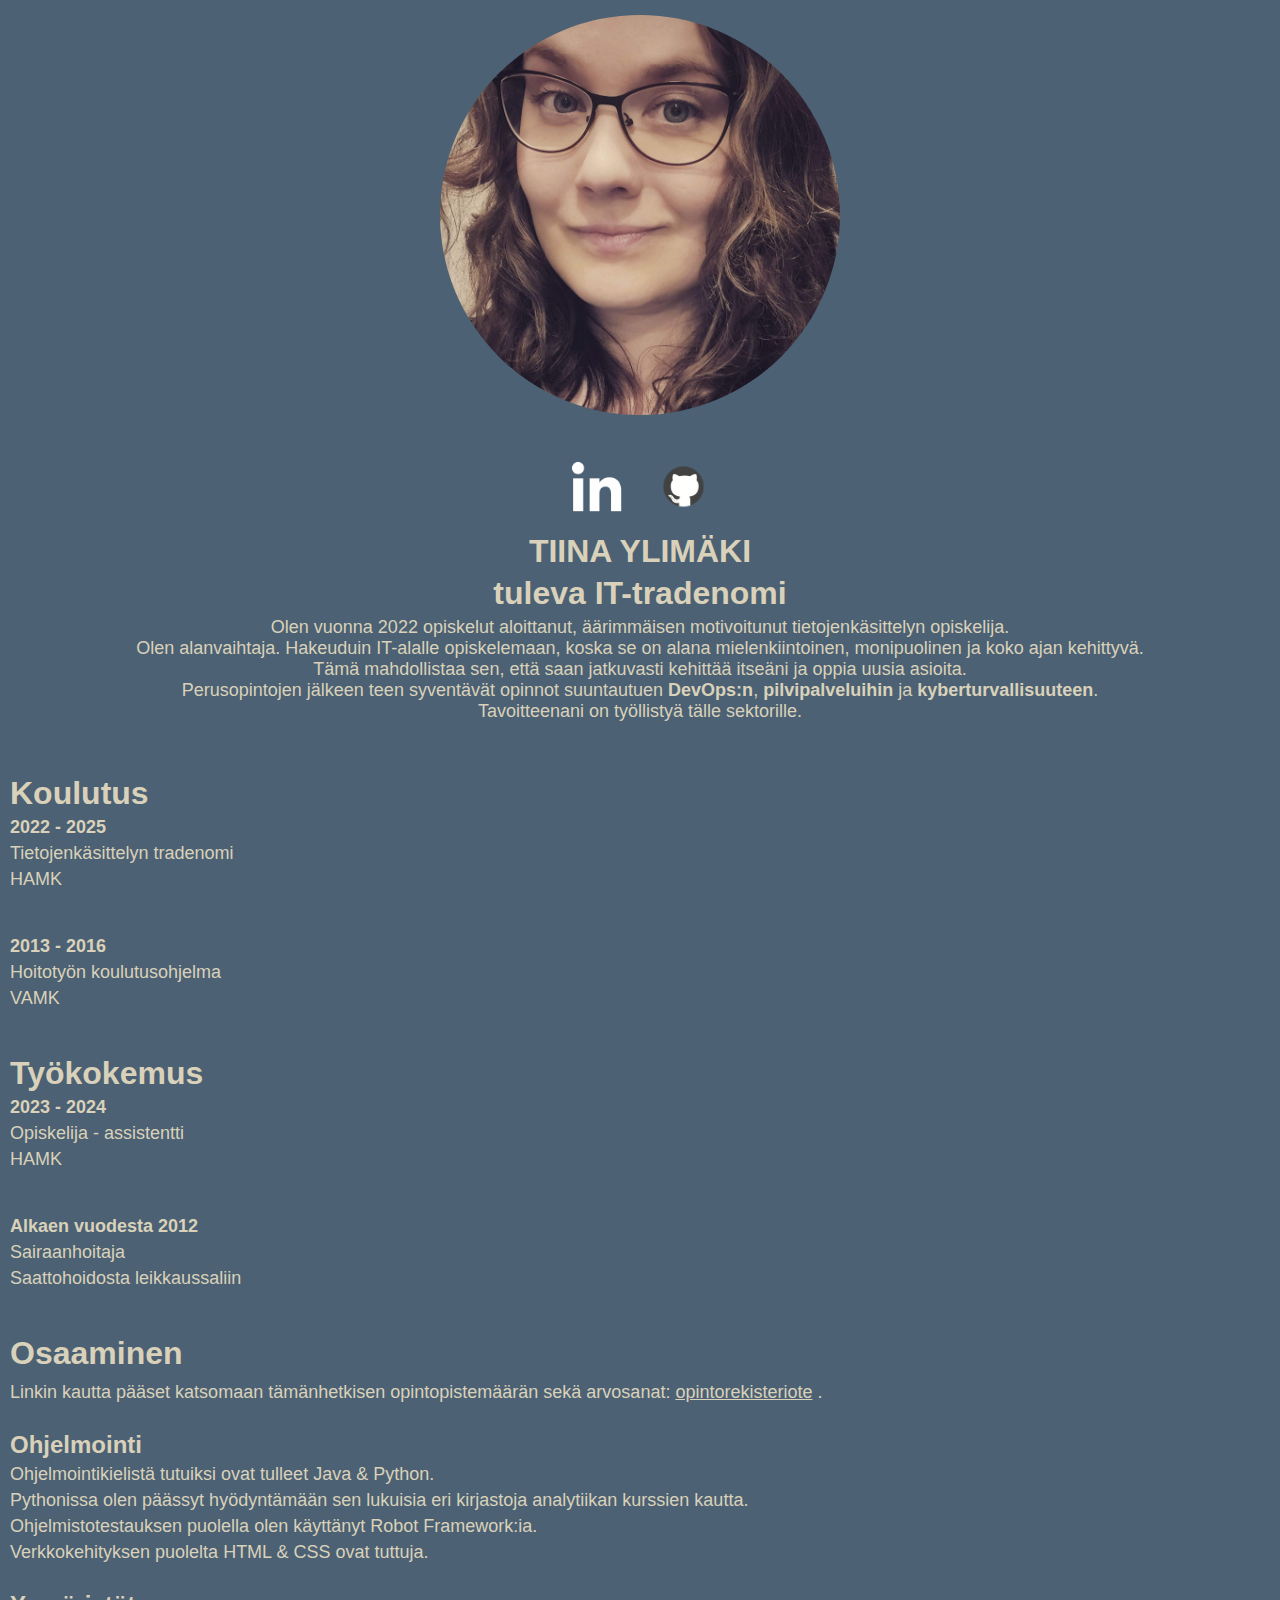
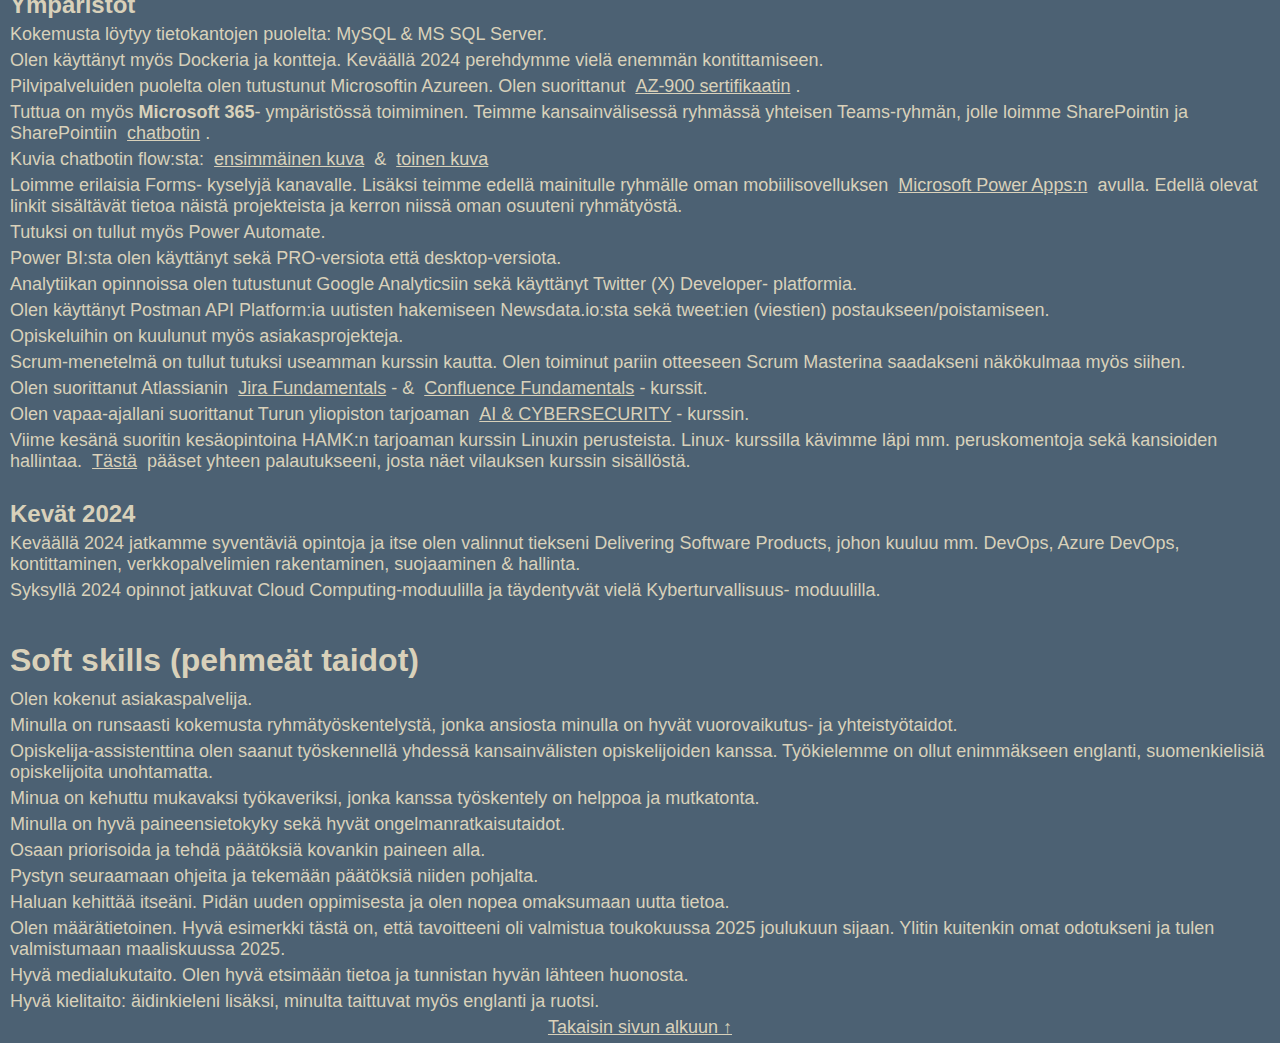
<file: curriculumvitae.html>
<!DOCTYPE html>
<html lang="en">
<head>
    <meta charset="UTF-8">
    <meta http-equiv="X-UA-Compatible" content="IE=edge">
    <meta name="viewport" content="width=device-width, initial-scale=1.0">
    <link href="https://cdn.jsdelivr.net/npm/bootstrap@5.3.0-alpha1/dist/css/bootstrap.min.css" rel="stylesheet" integrity="sha384-GLhlTQ8iRABdZLl6O3oVMWSktQOp6b7In1Zl3/Jr59b6EGGoI1aFkw7cmDA6j6gD" crossorigin="anonymous">
    <link href="css/style.css" rel="stylesheet" type="text/css">
    <title> CV (Tiina) </title>
</head>

<body>
  
<header>
<div class="row">
  <img src="assets/naama.jpg" alt="Moiccu" id="myphoto"/>
</div>
<div class="about-section">
<div class="col-xs-9">
    <center>
        <a href="https://www.linkedin.com/in/tiina-ylimaki/" target="_blank"><img class="photo1" src="assets/linkkari.png"></img></a>

        <a href="https://github.com/tiibuturner" target="_blank"><img class="photo2" src="assets/GitHub.png"></img> </a>

    </center>
  <h1>TIINA YLIMÄKI</h1>
  <h1>tuleva IT-tradenomi</h1>
  <p>Olen vuonna 2022 opiskelut aloittanut, äärimmäisen motivoitunut tietojenkäsittelyn opiskelija.<br>Olen alanvaihtaja. Hakeuduin IT-alalle opiskelemaan, koska se on alana mielenkiintoinen,
monipuolinen ja koko ajan kehittyvä.<br>Tämä mahdollistaa sen, että saan jatkuvasti kehittää itseäni ja oppia uusia asioita.<br>Perusopintojen jälkeen teen syventävät opinnot suuntautuen <b>DevOps:n</b>, <b>pilvipalveluihin</b> ja <b>kyberturvallisuuteen</b>.<br>
Tavoitteenani on työllistyä tälle sektorille.</p>
</div>
</div>
</header>

<br>
<div class="container">
<div class="row">
  <div class='col-xs-8 col-md-6'>
        <h1><b>Koulutus</b></h1>
        <p><b>2022 - 2025</b></p>
        <p>Tietojenkäsittelyn tradenomi</p>
        <p>HAMK</p>
        <br>
        <br>
        <p><b>2013 - 2016</b></p>
        <p>Hoitotyön koulutusohjelma</p>
        <p>VAMK</p>
  </div>
        <br>
        <br> 
  <div class='col-xs-8 col-md-6'>
        <h1><b>Työkokemus</b></h1>

        <p><b>2023 - 2024</b></p>
        <p>Opiskelija - assistentti</p>
        <p>HAMK</p>
        <br>
        <br>
        <p><b>Alkaen vuodesta 2012</b></p>
        <p>Sairaanhoitaja</p>
        <p>Saattohoidosta leikkaussaliin</p>
    </div>
</div>
</div>
        <br>
        <br>
<div class="container">
<div class="row">
  <div class='col-xs-8 col-md-6'>
        <h1><b>Osaaminen</b></h1>
        
        <div style='float:left; width:auto;'>
        <li>Linkin kautta pääset katsomaan tämänhetkisen opintopistemäärän sekä arvosanat:<a href="https://opintopolku.fi/koski/opinnot/80c17fdb8df142adab9ef354461837bc" target="_blank">opintorekisteriote</a>.</li>
        <br>
        <h2>Ohjelmointi</h2>
        <li>Ohjelmointikielistä tutuiksi ovat tulleet Java & Python.</li>
        <li>Pythonissa olen päässyt hyödyntämään sen lukuisia eri kirjastoja analytiikan kurssien kautta.</li>
        <li>Ohjelmistotestauksen puolella olen käyttänyt Robot Framework:ia.</li>
        <li>Verkkokehityksen puolelta HTML & CSS ovat tuttuja.</li>
        
        <br>
        <h2>Ympäristöt</h2>
        <li>Kokemusta löytyy tietokantojen puolelta: MySQL & MS SQL Server.</li>
        <li>Olen käyttänyt myös Dockeria ja kontteja. Keväällä 2024 perehdymme vielä enemmän kontittamiseen.</li>
        <li>Pilvipalveluiden puolelta olen tutustunut Microsoftin Azureen. Olen suorittanut <a href="assets/certification.pdf" target="_blank">AZ-900 sertifikaatin</a>.</li>
        <li>Tuttua on myös <b>Microsoft 365</b>- ympäristössä toimiminen. Teimme kansainvälisessä ryhmässä yhteisen Teams-ryhmän, jolle loimme SharePointin ja SharePointiin <a href="assets/The deepest essence of Bob the Bot.docx" target="_blank">chatbotin</a>.</li>
        <li>Kuvia chatbotin flow:sta: <a href="assets/bobflow1.png" target="_blank">ensimmäinen kuva</a> &  <a href="assets/bobflow2.png" target="_blank">toinen kuva</a> </li>
        <li>Loimme erilaisia Forms- kyselyjä kanavalle. Lisäksi teimme edellä mainitulle ryhmälle oman mobiilisovelluksen <a href="assets/The Mobile app.docx" target="_blank">Microsoft Power Apps:n</a> avulla. Edellä olevat linkit sisältävät tietoa näistä projekteista ja kerron niissä oman osuuteni ryhmätyöstä.</li>
        <li>Tutuksi on tullut myös Power Automate.</li>
        <li>Power BI:sta olen käyttänyt sekä PRO-versiota että desktop-versiota.</li>
        <li>Analytiikan opinnoissa olen tutustunut Google Analyticsiin sekä käyttänyt Twitter (X) Developer- platformia.</li>
        <li>Olen käyttänyt Postman API Platform:ia uutisten hakemiseen Newsdata.io:sta sekä tweet:ien (viestien) postaukseen/poistamiseen.</li>
        <li>Opiskeluihin on kuulunut myös asiakasprojekteja.</li>
        <li>Scrum-menetelmä on tullut tutuksi useamman kurssin kautta. Olen toiminut pariin otteeseen Scrum Masterina saadakseni näkökulmaa myös siihen.</li>
        <li>Olen suorittanut Atlassianin <a href="assets/Jira Fundamentals Assessment _ Atlassian.pdf" target="_blank">Jira Fundamentals</a>- & <a href="assets/Confluence Fundamentals Assessment _ Atlassian.pdf" target="_blank">Confluence Fundamentals</a>- kurssit.</li>
        <li>Olen vapaa-ajallani suorittanut Turun yliopiston tarjoaman <a href="assets/CYBERAICERTIGit.pdf" target="_blank">AI & CYBERSECURITY</a>- kurssin.</li> 
        <li>Viime kesänä suoritin kesäopintoina HAMK:n tarjoaman kurssin Linuxin perusteista. Linux- kurssilla kävimme läpi mm. peruskomentoja sekä kansioiden hallintaa. <a href="assets/linux.pdf" target="_blank">Tästä</a> pääset yhteen palautukseeni, josta näet vilauksen kurssin sisällöstä.</li>
        
        <br>
        <h2>Kevät 2024</h2>
        <li>Keväällä 2024 jatkamme syventäviä opintoja ja itse olen valinnut tiekseni Delivering Software Products,
          johon kuuluu mm. DevOps, Azure DevOps, kontittaminen, verkkopalvelimien rakentaminen, suojaaminen & hallinta.</li>
        <li>Syksyllä 2024 opinnot jatkuvat Cloud Computing-moduulilla ja täydentyvät vielä Kyberturvallisuus- moduulilla.</li>
        <br>
        <br>
        </div>
  </div>
  <div class='col-xs-8 col-md-6'>
        <h1><b>Soft skills (pehmeät taidot)</b></h1>
        
        <div style='float:left; width:auto;'>
        <li>Olen kokenut asiakaspalvelija.</li>
        <li>Minulla on runsaasti kokemusta ryhmätyöskentelystä, jonka ansiosta minulla on hyvät vuorovaikutus- ja yhteistyötaidot.</li>
        <li>Opiskelija-assistenttina olen saanut työskennellä yhdessä kansainvälisten opiskelijoiden kanssa. Työkielemme on ollut enimmäkseen englanti, suomenkielisiä opiskelijoita unohtamatta.</li>
        <li>Minua on kehuttu mukavaksi työkaveriksi, jonka kanssa työskentely on helppoa ja mutkatonta.</li>
        <li>Minulla on hyvä paineensietokyky sekä hyvät ongelmanratkaisutaidot.</li>
        <li>Osaan priorisoida ja tehdä päätöksiä kovankin paineen alla.</li>
        <li>Pystyn seuraamaan ohjeita ja tekemään päätöksiä niiden pohjalta.</li>
        <li>Haluan kehittää itseäni. Pidän uuden oppimisesta ja olen nopea omaksumaan uutta tietoa.</li>
        <li>Olen määrätietoinen. Hyvä esimerkki tästä on, että tavoitteeni oli valmistua toukokuussa 2025 joulukuun sijaan. Ylitin kuitenkin omat odotukseni ja tulen valmistumaan maaliskuussa 2025.</li>
        <li>Hyvä medialukutaito. Olen hyvä etsimään tietoa ja tunnistan hyvän lähteen huonosta.</li>

        <li>Hyvä kielitaito: äidinkieleni lisäksi, minulta taittuvat myös englanti ja ruotsi.</li>
      </div>
  </div>
</div>
</div>
<br>
<div id='fuutteri'>

  <a href="#top"> Takaisin sivun alkuun &#8593; </a>

</div>
<script src="https://cdn.jsdelivr.net/npm/bootstrap@5.3.0-alpha1/dist/js/bootstrap.bundle.min.js" integrity="sha384-w76AqPfDkMBDXo30jS1Sgez6pr3x5MlQ1ZAGC+nuZB+EYdgRZgiwxhTBTkF7CXvN" crossorigin="anonymous"></script>   
</body>
</html>
</file>
<file: css/style.css>
body {
    background-color: #4C6173 !important;
    color: #D9D1BA;
    font-family: 'Segoe UI', Tahoma, Geneva, Verdana, sans-serif;
    margin: 5px;
}
h1 {
    color: #D9D1BA;
    font-family: 'Segoe UI', Tahoma, Geneva, Verdana, sans-serif;
    font-size: xx-large;
    margin: 5px;
}
h2 {
    color: #D9D1BA;
    font-family: 'Segoe UI', Tahoma, Geneva, Verdana, sans-serif;
    font-size: x-large;
    margin: 5px;
}
p {
    font-size: large;
    color: #D9D1BA;
    font-family: 'Segoe UI', Tahoma, Geneva, Verdana, sans-serif;
    margin: 5px;
}
.about-section {
    padding: 25px;
    text-align: center;
    background-color: #4C6173;
    color: #D9D1BA;
    font-family: 'Segoe UI', Tahoma, Geneva, Verdana, sans-serif;
}
#myphoto {
    display: block;
    margin-left: auto;
    margin-right: auto;
    padding: 10px;
    width: 25%;
    height: auto;
    width: 100%;
    max-width: 400px;
    border-radius: 50%; 
}
.col {
    margin: 25px 25px 120px 25px; 
    height: 4px;
    padding: 4px;
    flex-direction: row;
    float:left;
}
li {
    font-size: large;
    color: #D9D1BA;
    font-family: 'Segoe UI', Tahoma, Geneva, Verdana, sans-serif;
    margin: 5px;
}
.photo1 {
    align-items: center;
    margin: 1px;
    max-width: 100%;
    height: auto;
    padding: 5px;
    width: 5%; 
}
.photo2 {
    align-items: center;
    margin: 1px;
    max-width: 100%;
    height: auto;
    padding: 5px;
    width: 5%;
}
a {
    font-size: large;
    color: #D9D1BA;
    font-family: 'Segoe UI', Tahoma, Geneva, Verdana, sans-serif;
    margin: 5px;
}
a:hover {
    font-size: large;
    color: #3a3b3c;
    font-family: 'Segoe UI', Tahoma, Geneva, Verdana, sans-serif;
    margin: 5px;
}
a:visited {
    font-size: large;
    color: #000000;
    font-family: 'Segoe UI', Tahoma, Geneva, Verdana, sans-serif;
    margin: 5px;
}
#fuutteri {
display: table;
text-align: center;
margin-left: auto;
margin-right: auto;   
}

@media screen and (max-width: 600px) {
    .col {
        width: 100%;
    }
    body {
        display: inline-block;
        text-align: center !important;
        width: 100%;
    }
    .about-section {
        width: 100%;
    }
    .col-xs-8 col-md-6 {
        display: inline-block;
        text-align: center !important;
        width: 100%;
    }
    p {
        display: inline-block;
        text-align: center !important;
        width: 100%;
    }
    h1 {
        text-align: center !important;
        display: inline-block;
        width: 100%;
    }
    h2 {
        color: #D9D1BA;
        font-family: 'Segoe UI', Tahoma, Geneva, Verdana, sans-serif;
        font-size: x-large;
        margin: 5px;
    }
    .photo1 {
        align-items: center;
        margin: 1px;
        max-width: 100%;
        height: auto;
        width: 75px; 
    }
    .photo2 {
        align-items: center;
        margin: 1px;
        max-width: 100%;
        height: auto;
        width: 75px; 
    }
    #myphoto {
        display: block;
        margin-left: auto;
        margin-right: auto;
        padding: 10px;
        width: 25%;
        height: auto;
        width: 100%;
        max-width: 400px;
        border-radius: 50%;
    }

}
</file>
